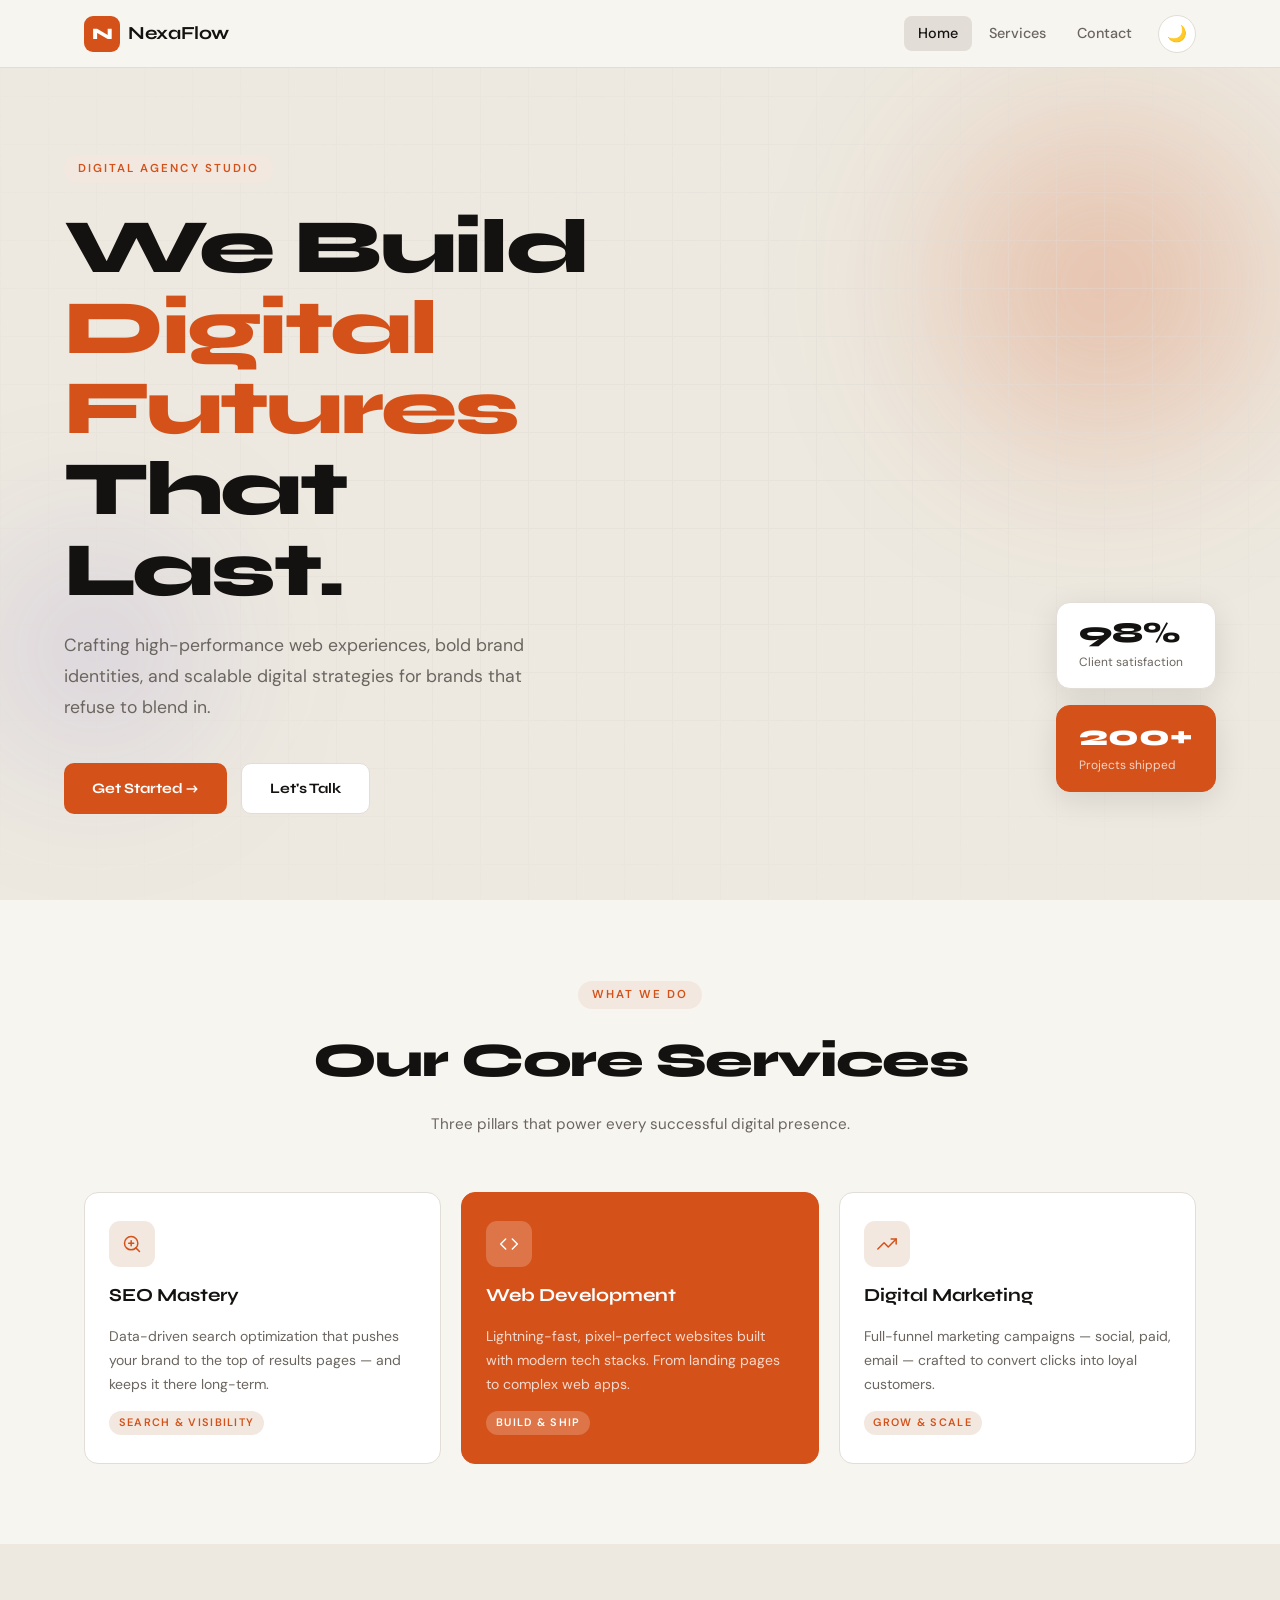
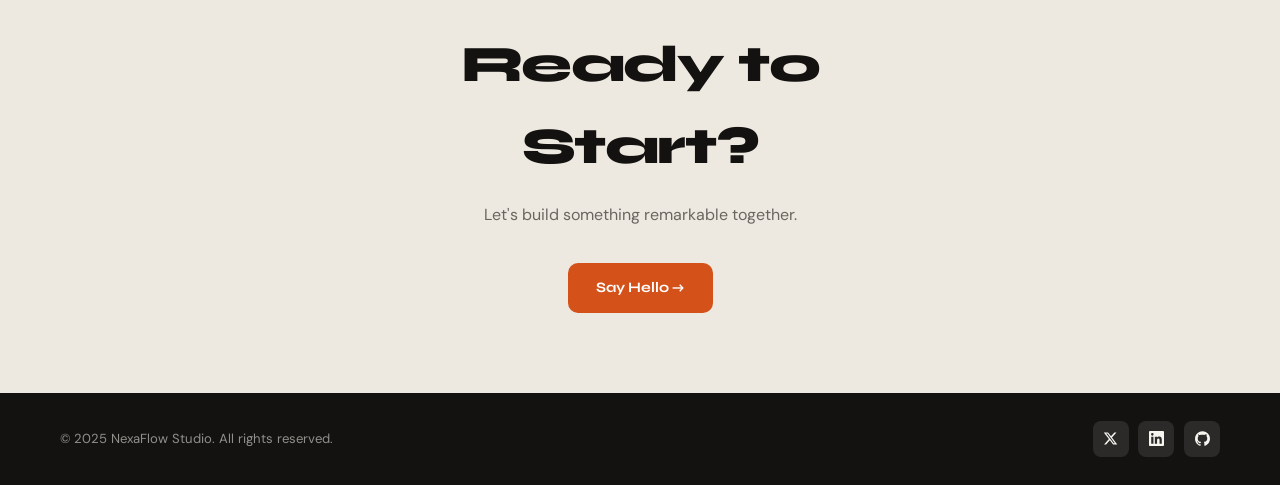
<file: Mission1/index.html>
<!DOCTYPE html>
<html lang="en">
<head>
  <meta charset="UTF-8" />
  <meta name="viewport" content="width=device-width, initial-scale=1.0" />
  <title>NexaFlow — Digital Agency</title>
  <link rel="preconnect" href="https://fonts.googleapis.com" />
  <link rel="preconnect" href="https://fonts.gstatic.com" crossorigin />
  <link href="https://fonts.googleapis.com/css2?family=Syne:wght@400;600;700;800&family=DM+Sans:wght@300;400;500&display=swap" rel="stylesheet" />
  <link rel="stylesheet" href="style.css" />
</head>
<body>

  <!-- ========== NAVBAR ========== -->
  <header class="navbar" id="navbar">
    <div class="nav-container">

      <!-- Logo -->
      <a href="#home" class="logo">
        <span class="logo-mark">N</span>
        <span class="logo-text">NexaFlow</span>
      </a>

      <!-- Desktop Nav Links -->
      <nav class="nav-links" id="navLinks" aria-label="Main navigation">
        <a href="#home"     class="nav-link">Home</a>
        <a href="#services" class="nav-link">Services</a>
        <a href="#contact"  class="nav-link">Contact</a>
        <!-- Dark mode toggle -->
        <button class="dark-toggle" id="darkToggle" aria-label="Toggle dark mode">
          <span id="toggleIcon">🌙</span>
        </button>
      </nav>

      <!-- Right side: toggle + hamburger -->
      <div class="nav-right">
        <!-- Dark toggle visible on mobile too -->
        <button class="dark-toggle mobile-dark" id="darkToggleMobile" aria-label="Toggle dark mode">
          <span id="toggleIconMobile">🌙</span>
        </button>

        <!-- Hamburger Button -->
        <button
          class="hamburger"
          id="hamburger"
          aria-label="Open menu"
          aria-expanded="false"
          aria-controls="mobileMenu"
        >
          <span class="bar bar-1"></span>
          <span class="bar bar-2"></span>
          <span class="bar bar-3"></span>
        </button>
      </div>

    </div>

    <!-- Mobile Menu Dropdown -->
    <div class="mobile-menu" id="mobileMenu" aria-hidden="true">
      <a href="#home"     class="mobile-link" tabindex="-1">Home</a>
      <a href="#services" class="mobile-link" tabindex="-1">Services</a>
      <a href="#contact"  class="mobile-link" tabindex="-1">Contact</a>
    </div>
  </header>


  <!-- ========== HERO SECTION ========== -->
  <section class="hero" id="home">
    <!-- Background visuals -->
    <div class="hero-bg" aria-hidden="true">
      <div class="blob blob-1"></div>
      <div class="blob blob-2"></div>
      <div class="grid-overlay"></div>
    </div>

    <div class="hero-content">
      <p class="hero-eyebrow">Digital Agency Studio</p>
      <h1 class="hero-headline">
        We Build<br />
        <span class="text-accent">Digital Futures</span><br />
        That Last.
      </h1>
      <p class="hero-sub">
        Crafting high-performance web experiences, bold brand identities,
        and scalable digital strategies for brands that refuse to blend in.
      </p>
      <div class="hero-btns">
        <a href="#services" class="btn-primary">Get Started →</a>
        <a href="#contact"  class="btn-ghost">Let's Talk</a>
      </div>
    </div>

    <!-- Floating stat cards (hidden on mobile) -->
    <div class="hero-stats" aria-hidden="true">
      <div class="stat-card">
        <span class="stat-num">98%</span>
        <span class="stat-label">Client satisfaction</span>
      </div>
      <div class="stat-card stat-accent">
        <span class="stat-num">200+</span>
        <span class="stat-label">Projects shipped</span>
      </div>
    </div>
  </section>


  <!-- ========== SERVICES SECTION ========== -->
  <section class="services" id="services">
    <div class="container">

      <div class="section-head">
        <span class="section-tag">What We Do</span>
        <h2 class="section-title">Our Core Services</h2>
        <p class="section-sub">Three pillars that power every successful digital presence.</p>
      </div>

      <div class="cards-grid">

        <!-- Card 1: SEO -->
        <article class="card">
          <div class="card-icon">
            <svg viewBox="0 0 24 24" fill="none" stroke="currentColor" stroke-width="1.8"
              stroke-linecap="round" stroke-linejoin="round" aria-hidden="true">
              <circle cx="11" cy="11" r="8"/>
              <line x1="21" y1="21" x2="16.65" y2="16.65"/>
              <line x1="11" y1="8" x2="11" y2="14"/>
              <line x1="8" y1="11" x2="14" y2="11"/>
            </svg>
          </div>
          <h3 class="card-title">SEO Mastery</h3>
          <p class="card-desc">
            Data-driven search optimization that pushes your brand to the top
            of results pages — and keeps it there long-term.
          </p>
          <span class="card-tag">Search & Visibility</span>
        </article>

        <!-- Card 2: Web Dev (Featured) -->
        <article class="card card--featured">
          <div class="card-icon">
            <svg viewBox="0 0 24 24" fill="none" stroke="currentColor" stroke-width="1.8"
              stroke-linecap="round" stroke-linejoin="round" aria-hidden="true">
              <polyline points="16 18 22 12 16 6"/>
              <polyline points="8 6 2 12 8 18"/>
            </svg>
          </div>
          <h3 class="card-title">Web Development</h3>
          <p class="card-desc">
            Lightning-fast, pixel-perfect websites built with modern tech stacks.
            From landing pages to complex web apps.
          </p>
          <span class="card-tag">Build & Ship</span>
        </article>

        <!-- Card 3: Marketing -->
        <article class="card">
          <div class="card-icon">
            <svg viewBox="0 0 24 24" fill="none" stroke="currentColor" stroke-width="1.8"
              stroke-linecap="round" stroke-linejoin="round" aria-hidden="true">
              <polyline points="23 6 13.5 15.5 8.5 10.5 1 18"/>
              <polyline points="17 6 23 6 23 12"/>
            </svg>
          </div>
          <h3 class="card-title">Digital Marketing</h3>
          <p class="card-desc">
            Full-funnel marketing campaigns — social, paid, email — crafted
            to convert clicks into loyal customers.
          </p>
          <span class="card-tag">Grow & Scale</span>
        </article>

      </div>
    </div>
  </section>


  <!-- ========== CONTACT SECTION ========== -->
  <section class="contact" id="contact">
    <div class="container contact-inner">
      <h2 class="contact-title">Ready to Start?</h2>
      <p class="contact-sub">Let's build something remarkable together.</p>
      <a href="mailto:hello@nexaflow.io" class="btn-primary">Say Hello →</a>
    </div>
  </section>


  <!-- ========== FOOTER ========== -->
  <footer class="footer">
    <div class="footer-inner">
      <p class="footer-copy">© 2025 NexaFlow Studio. All rights reserved.</p>
      <div class="footer-socials">

        <a href="#" class="social-link" aria-label="Twitter">
          <svg viewBox="0 0 24 24" fill="currentColor" aria-hidden="true">
            <path d="M18.244 2.25h3.308l-7.227 8.26 8.502 11.24H16.17l-5.214-6.817L4.99 21.75H1.68l7.73-8.835L1.254 2.25H8.08l4.713 6.231zm-1.161 17.52h1.833L7.084 4.126H5.117z"/>
          </svg>
        </a>

        <a href="#" class="social-link" aria-label="LinkedIn">
          <svg viewBox="0 0 24 24" fill="currentColor" aria-hidden="true">
            <path d="M20.447 20.452h-3.554v-5.569c0-1.328-.027-3.037-1.852-3.037-1.853 0-2.136 1.445-2.136 2.939v5.667H9.351V9h3.414v1.561h.046c.477-.9 1.637-1.85 3.37-1.85 3.601 0 4.267 2.37 4.267 5.455v6.286zM5.337 7.433a2.062 2.062 0 01-2.063-2.065 2.064 2.064 0 112.063 2.065zm1.782 13.019H3.555V9h3.564v11.452zM22.225 0H1.771C.792 0 0 .774 0 1.729v20.542C0 23.227.792 24 1.771 24h20.451C23.2 24 24 23.227 24 22.271V1.729C24 .774 23.2 0 22.222 0h.003z"/>
          </svg>
        </a>

        <a href="#" class="social-link" aria-label="GitHub">
          <svg viewBox="0 0 24 24" fill="currentColor" aria-hidden="true">
            <path d="M12 .297c-6.63 0-12 5.373-12 12 0 5.303 3.438 9.8 8.205 11.385.6.113.82-.258.82-.577 0-.285-.01-1.04-.015-2.04-3.338.724-4.042-1.61-4.042-1.61C4.422 18.07 3.633 17.7 3.633 17.7c-1.087-.744.084-.729.084-.729 1.205.084 1.838 1.236 1.838 1.236 1.07 1.835 2.809 1.305 3.495.998.108-.776.417-1.305.76-1.605-2.665-.3-5.466-1.332-5.466-5.93 0-1.31.465-2.38 1.235-3.22-.135-.303-.54-1.523.105-3.176 0 0 1.005-.322 3.3 1.23.96-.267 1.98-.399 3-.405 1.02.006 2.04.138 3 .405 2.28-1.552 3.285-1.23 3.285-1.23.645 1.653.24 2.873.12 3.176.765.84 1.23 1.91 1.23 3.22 0 4.61-2.805 5.625-5.475 5.92.42.36.81 1.096.81 2.22 0 1.606-.015 2.896-.015 3.286 0 .315.21.69.825.57C20.565 22.092 24 17.592 24 12.297c0-6.627-5.373-12-12-12"/>
          </svg>
        </a>

      </div>
    </div>
  </footer>

  <script src="script.js"></script>
</body>
</html>
</file>
<file: Mission1/style.css>
/* ============================================================
   NexaFlow — style.css  (Level 2)
   Pure CSS — Responsive — Hamburger Menu — Dark Mode
   ============================================================ */

/* ---- RESET ---- */
*, *::before, *::after {
  margin: 0;
  padding: 0;
  box-sizing: border-box;
}

/* ---- CSS VARIABLES ---- */
:root {
  --bg:           #F7F5F0;
  --bg-alt:       #EDE9E0;
  --bg-card:      #FFFFFF;
  --text:         #141210;
  --text-muted:   #6B6560;
  --accent:       #D4521A;
  --accent-hover: #B84415;
  --accent-light: #F2E8E0;
  --border:       #E2DDD6;
  --nav-h:        68px;
  --radius:       14px;
  --shadow-sm:    0 2px 12px rgba(0,0,0,0.06);
  --shadow-md:    0 8px 32px rgba(0,0,0,0.10);
  --shadow-lg:    0 20px 60px rgba(0,0,0,0.14);
  --transition:   0.3s ease;
  --font-display: 'Syne', sans-serif;
  --font-body:    'DM Sans', sans-serif;
}

/* ---- DARK MODE ---- */
body.dark {
  --bg:           #0D0C0A;
  --bg-alt:       #131210;
  --bg-card:      #1C1A17;
  --text:         #F0EDE8;
  --text-muted:   #8A8480;
  --accent:       #E8703A;
  --accent-hover: #D45E28;
  --accent-light: #2A1F18;
  --border:       #2E2B26;
}

/* ---- BASE ---- */
html {
  scroll-behavior: smooth;
  font-size: 16px;
}

body {
  font-family: var(--font-body);
  background: var(--bg);
  color: var(--text);
  line-height: 1.6;
  transition: background var(--transition), color var(--transition);
  overflow-x: hidden;
}

img { max-width: 100%; display: block; }

a { text-decoration: none; }

/* ---- UTILITY ---- */
.container {
  width: 100%;
  max-width: 1160px;
  margin: 0 auto;
  padding: 0 1.5rem;
}

.text-accent { color: var(--accent); }


/* ============================================================
   NAVBAR
============================================================ */
.navbar {
  position: fixed;
  top: 0; left: 0; right: 0;
  z-index: 1000;
  height: var(--nav-h);
  background: var(--bg);
  border-bottom: 1px solid var(--border);
  transition: background var(--transition), border-color var(--transition),
              box-shadow var(--transition), backdrop-filter var(--transition);
}

/* Scrolled state — added via JS */
.navbar.scrolled {
  background: rgba(247, 245, 240, 0.88);
  backdrop-filter: blur(16px);
  -webkit-backdrop-filter: blur(16px);
  box-shadow: var(--shadow-sm);
}

body.dark .navbar.scrolled {
  background: rgba(13, 12, 10, 0.88);
}

.nav-container {
  max-width: 1160px;
  margin: 0 auto;
  padding: 0 1.5rem;
  height: 100%;
  display: flex;
  align-items: center;
  justify-content: space-between;
  gap: 1rem;
}

/* Logo */
.logo {
  display: flex;
  align-items: center;
  gap: 0.5rem;
  color: var(--text);
  flex-shrink: 0;
}

.logo-mark {
  width: 36px;
  height: 36px;
  background: var(--accent);
  color: #fff;
  font-family: var(--font-display);
  font-weight: 800;
  font-size: 1rem;
  border-radius: 9px;
  display: flex;
  align-items: center;
  justify-content: center;
  flex-shrink: 0;
  transition: transform 0.2s ease;
}

.logo:hover .logo-mark { transform: scale(1.08); }

.logo-text {
  font-family: var(--font-display);
  font-weight: 700;
  font-size: 1.15rem;
  letter-spacing: -0.02em;
}

/* Desktop nav links */
.nav-links {
  display: flex;
  align-items: center;
  gap: 0.25rem;
}

.nav-link {
  padding: 0.4rem 0.85rem;
  border-radius: 8px;
  font-size: 0.9rem;
  font-weight: 500;
  color: var(--text-muted);
  transition: color var(--transition), background var(--transition);
}

.nav-link:hover,
.nav-link.active {
  color: var(--text);
  background: var(--border);
}

/* Dark mode toggle — desktop */
.dark-toggle {
  margin-left: 0.5rem;
  width: 38px;
  height: 38px;
  border-radius: 50%;
  border: 1px solid var(--border);
  background: var(--bg-card);
  color: var(--text);
  font-size: 1rem;
  cursor: pointer;
  display: flex;
  align-items: center;
  justify-content: center;
  transition: background var(--transition), border-color var(--transition),
              transform 0.2s ease;
  flex-shrink: 0;
}

.dark-toggle:hover { transform: scale(1.12); background: var(--accent-light); }

/* Right side wrapper (mobile dark + hamburger) */
.nav-right {
  display: none;          /* shown only on mobile via media query */
  align-items: center;
  gap: 0.5rem;
}

/* Mobile dark toggle */
.mobile-dark {
  margin-left: 0;
}

/* Hamburger */
.hamburger {
  width: 38px;
  height: 38px;
  background: none;
  border: 1px solid var(--border);
  border-radius: 8px;
  cursor: pointer;
  display: flex;
  flex-direction: column;
  align-items: center;
  justify-content: center;
  gap: 5px;
  padding: 0;
  transition: border-color var(--transition), background var(--transition);
  flex-shrink: 0;
}

.hamburger:hover { background: var(--accent-light); border-color: var(--accent); }

.bar {
  display: block;
  width: 18px;
  height: 2px;
  background: var(--text);
  border-radius: 2px;
  transition: transform 0.35s ease, opacity 0.25s ease, background var(--transition);
}

/* X animation when menu is open */
.hamburger.open .bar-1 { transform: translateY(7px) rotate(45deg); }
.hamburger.open .bar-2 { opacity: 0; transform: scaleX(0); }
.hamburger.open .bar-3 { transform: translateY(-7px) rotate(-45deg); }

/* Mobile Menu Dropdown */
.mobile-menu {
  display: none;              /* shown on mobile */
  flex-direction: column;
  background: var(--bg-card);
  border-top: 1px solid var(--border);
  padding: 0.5rem 0 1rem;
  overflow: hidden;
  max-height: 0;
  transition: max-height 0.4s ease, padding var(--transition);
}

.mobile-menu.open {
  max-height: 300px;
  padding: 0.75rem 0 1.25rem;
}

.mobile-link {
  display: block;
  padding: 0.85rem 1.5rem;
  font-size: 1rem;
  font-weight: 500;
  color: var(--text-muted);
  border-left: 3px solid transparent;
  transition: color var(--transition), background var(--transition),
              border-color var(--transition);
}

.mobile-link:hover {
  color: var(--accent);
  background: var(--accent-light);
  border-left-color: var(--accent);
}


/* ============================================================
   HERO
============================================================ */
.hero {
  padding-top: var(--nav-h);
  min-height: 100vh;
  background: var(--bg-alt);
  position: relative;
  display: flex;
  align-items: center;
  overflow: hidden;
  transition: background var(--transition);
}

/* Background blobs + grid */
.hero-bg {
  position: absolute;
  inset: 0;
  pointer-events: none;
  z-index: 0;
}

.blob {
  position: absolute;
  border-radius: 50%;
  filter: blur(72px);
}

.blob-1 {
  width: min(480px, 70vw);
  height: min(480px, 70vw);
  background: radial-gradient(circle, rgba(212,82,26,0.35) 0%, transparent 70%);
  top: 5%;
  right: -5%;
}

.blob-2 {
  width: min(320px, 50vw);
  height: min(320px, 50vw);
  background: radial-gradient(circle, rgba(90,70,200,0.2) 0%, transparent 70%);
  bottom: 10%;
  left: -5%;
}

.grid-overlay {
  position: absolute;
  inset: 0;
  background-image:
    linear-gradient(var(--border) 1px, transparent 1px),
    linear-gradient(90deg, var(--border) 1px, transparent 1px);
  background-size: 48px 48px;
  opacity: 0.5;
  mask-image: radial-gradient(ellipse 80% 70% at 50% 50%, black 30%, transparent 100%);
  -webkit-mask-image: radial-gradient(ellipse 80% 70% at 50% 50%, black 30%, transparent 100%);
}

/* Hero content */
.hero-content {
  position: relative;
  z-index: 1;
  max-width: 640px;
  padding: 1.5rem 1.5rem 2.5rem;
  margin: 0 auto;
  width: 100%;
}

@media (min-width: 900px) {
  .hero-content {
    padding: 2rem 1.5rem 2rem 4rem;
    margin: 0;
  }
}

.hero-eyebrow {
  display: inline-block;
  font-size: 0.72rem;
  font-weight: 600;
  letter-spacing: 0.18em;
  text-transform: uppercase;
  color: var(--accent);
  background: var(--accent-light);
  padding: 0.3rem 0.85rem;
  border-radius: 20px;
  margin-bottom: 1.5rem;
}

.hero-headline {
  font-family: var(--font-display);
  font-size: clamp(2.4rem, 6vw, 4.8rem);
  font-weight: 800;
  line-height: 1.05;
  letter-spacing: -0.03em;
  color: var(--text);
  margin-bottom: 1.25rem;
}

.hero-sub {
  font-size: clamp(0.95rem, 2vw, 1.1rem);
  color: var(--text-muted);
  line-height: 1.75;
  max-width: 500px;
  margin-bottom: 2.5rem;
}

.hero-btns {
  display: flex;
  flex-wrap: wrap;
  gap: 0.85rem;
}

/* Stat cards */
.hero-stats {
  position: absolute;
  right: 5%;
  bottom: 12%;
  z-index: 1;
  display: flex;
  flex-direction: column;
  gap: 1rem;
}

.stat-card {
  background: var(--bg-card);
  border: 1px solid var(--border);
  border-radius: var(--radius);
  padding: 1rem 1.4rem;
  min-width: 160px;
  box-shadow: var(--shadow-md);
  transition: background var(--transition), border-color var(--transition);
}

.stat-card.stat-accent {
  background: var(--accent);
  border-color: var(--accent);
}

.stat-num {
  display: block;
  font-family: var(--font-display);
  font-weight: 800;
  font-size: 1.8rem;
  color: var(--text);
  line-height: 1;
}

.stat-accent .stat-num { color: #fff; }

.stat-label {
  display: block;
  font-size: 0.75rem;
  color: var(--text-muted);
  margin-top: 0.3rem;
}

.stat-accent .stat-label { color: rgba(255,255,255,0.75); }


/* ============================================================
   BUTTONS
============================================================ */
.btn-primary {
  display: inline-flex;
  align-items: center;
  gap: 0.35rem;
  padding: 0.82rem 1.75rem;
  background: var(--accent);
  color: #fff;
  font-family: var(--font-display);
  font-weight: 700;
  font-size: 0.9rem;
  border-radius: 10px;
  border: none;
  cursor: pointer;
  white-space: nowrap;
  transition: background 0.2s ease, transform 0.2s ease, box-shadow 0.2s ease;
}

.btn-primary:hover {
  background: var(--accent-hover);
  transform: scale(1.04) translateY(-2px);
  box-shadow: 0 10px 28px rgba(212,82,26,0.38);
}

.btn-ghost {
  display: inline-flex;
  align-items: center;
  padding: 0.82rem 1.75rem;
  background: var(--bg-card);
  color: var(--text);
  font-family: var(--font-display);
  font-weight: 700;
  font-size: 0.9rem;
  border-radius: 10px;
  border: 1px solid var(--border);
  cursor: pointer;
  white-space: nowrap;
  transition: border-color 0.2s ease, color 0.2s ease, transform 0.2s ease;
}

.btn-ghost:hover {
  border-color: var(--accent);
  color: var(--accent);
  transform: scale(1.04) translateY(-2px);
}


/* ============================================================
   SERVICES
============================================================ */
.services {
  padding: 5rem 0;
  background: var(--bg);
  transition: background var(--transition);
}

/* Section header */
.section-head {
  text-align: center;
  margin-bottom: 3.5rem;
  padding: 0 1rem;
}

.section-tag {
  display: inline-block;
  font-size: 0.72rem;
  font-weight: 600;
  letter-spacing: 0.18em;
  text-transform: uppercase;
  color: var(--accent);
  background: var(--accent-light);
  padding: 0.3rem 0.85rem;
  border-radius: 20px;
  margin-bottom: 0.85rem;
}

.section-title {
  font-family: var(--font-display);
  font-size: clamp(1.9rem, 4vw, 3rem);
  font-weight: 800;
  letter-spacing: -0.03em;
  color: var(--text);
  margin-bottom: 0.75rem;
}

.section-sub {
  font-size: 0.95rem;
  color: var(--text-muted);
  max-width: 440px;
  margin: 0 auto;
}

/* Cards grid */
.cards-grid {
  display: grid;
  grid-template-columns: repeat(3, 1fr);
  gap: 1.25rem;
}

/* Card */
.card {
  background: var(--bg-card);
  border: 1px solid var(--border);
  border-radius: var(--radius);
  padding: 1.75rem 1.5rem;
  display: flex;
  flex-direction: column;
  gap: 0.9rem;
  cursor: default;
  transition:
    transform 0.28s ease,
    box-shadow 0.28s ease,
    background var(--transition),
    border-color var(--transition);
}

.card:hover {
  transform: translateY(-8px);
  box-shadow: var(--shadow-lg);
}

body.dark .card:hover {
  box-shadow: 0 20px 60px rgba(0,0,0,0.5);
}

/* Featured card */
.card--featured {
  background: var(--accent);
  border-color: var(--accent);
}

.card--featured:hover {
  box-shadow: 0 20px 60px rgba(212,82,26,0.45);
}

/* Card icon */
.card-icon {
  width: 46px;
  height: 46px;
  background: var(--accent-light);
  border-radius: 11px;
  display: flex;
  align-items: center;
  justify-content: center;
  color: var(--accent);
  flex-shrink: 0;
}

.card-icon svg { width: 20px; height: 20px; }

.card--featured .card-icon {
  background: rgba(255,255,255,0.2);
  color: #fff;
}

/* Card title */
.card-title {
  font-family: var(--font-display);
  font-weight: 700;
  font-size: 1.15rem;
  color: var(--text);
}

.card--featured .card-title { color: #fff; }

/* Card description */
.card-desc {
  font-size: 0.875rem;
  color: var(--text-muted);
  line-height: 1.7;
  flex: 1;
}

.card--featured .card-desc { color: rgba(255,255,255,0.78); }

/* Card tag */
.card-tag {
  align-self: flex-start;
  font-size: 0.68rem;
  font-weight: 600;
  letter-spacing: 0.12em;
  text-transform: uppercase;
  color: var(--accent);
  background: var(--accent-light);
  padding: 0.22rem 0.6rem;
  border-radius: 20px;
}

.card--featured .card-tag {
  background: rgba(255,255,255,0.2);
  color: #fff;
}


/* ============================================================
   CONTACT
============================================================ */
.contact {
  padding: 5rem 0;
  background: var(--bg-alt);
  text-align: center;
  transition: background var(--transition);
}

.contact-inner {
  max-width: 560px;
  margin: 0 auto;
  padding: 0 1.5rem;
}

.contact-title {
  font-family: var(--font-display);
  font-size: clamp(2rem, 5vw, 3.2rem);
  font-weight: 800;
  letter-spacing: -0.03em;
  color: var(--text);
  margin-bottom: 0.85rem;
}

.contact-sub {
  font-size: 1rem;
  color: var(--text-muted);
  margin-bottom: 2.25rem;
}


/* ============================================================
   FOOTER
============================================================ */
.footer {
  background: var(--text);
  padding: 1.75rem 1.5rem;
  transition: background var(--transition);
}

.footer-inner {
  max-width: 1160px;
  margin: 0 auto;
  display: flex;
  align-items: center;
  justify-content: space-between;
  flex-wrap: wrap;
  gap: 1rem;
}

.footer-copy {
  font-size: 0.82rem;
  color: var(--bg);
  opacity: 0.55;
}

.footer-socials {
  display: flex;
  gap: 0.6rem;
}

.social-link {
  width: 36px;
  height: 36px;
  background: rgba(255,255,255,0.1);
  border-radius: 8px;
  display: flex;
  align-items: center;
  justify-content: center;
  color: var(--bg);
  transition: background 0.2s ease, transform 0.2s ease;
}

.social-link:hover {
  background: var(--accent);
  transform: translateY(-3px);
}

.social-link svg { width: 15px; height: 15px; }


/* ============================================================
   CARD ENTRANCE ANIMATION (JS adds .visible class)
============================================================ */
.card {
  opacity: 0;
  transform: translateY(28px);
}

.card.visible {
  opacity: 1;
  transform: translateY(0);
  transition:
    opacity 0.55s ease,
    transform 0.55s ease,
    box-shadow 0.28s ease;
}

/* Override hover on non-visible (avoid flash) */
.card:not(.visible):hover {
  transform: translateY(28px);
  box-shadow: none;
}


/* ============================================================
   RESPONSIVE BREAKPOINTS
============================================================ */

/* Tablet */
@media (max-width: 900px) {
  .cards-grid {
    grid-template-columns: repeat(2, 1fr);
  }

  .hero-stats {
    display: none;
  }
}

/* Mobile */
@media (max-width: 640px) {
  /* Show hamburger + mobile dark toggle */
  .nav-right { display: flex; }

  /* Hide desktop nav */
  .nav-links { display: none; }

  /* Show mobile menu */
  .mobile-menu { display: flex; }

  /* Cards: single column */
  .cards-grid { grid-template-columns: 1fr; }

  /* Hero */
  .hero-content {
    padding: 1.5rem 1.25rem 2.5rem;
    text-align: center;
  }

  .hero-sub { margin: 0 auto 2rem; }

  .hero-btns {
    justify-content: center;
  }

  /* Footer center */
  .footer-inner {
    flex-direction: column;
    align-items: center;
    text-align: center;
  }
}

/* Very small screens */
@media (max-width: 380px) {
  .hero-headline { font-size: 2.1rem; }
  .btn-primary, .btn-ghost { width: 100%; justify-content: center; }
}
</file>
